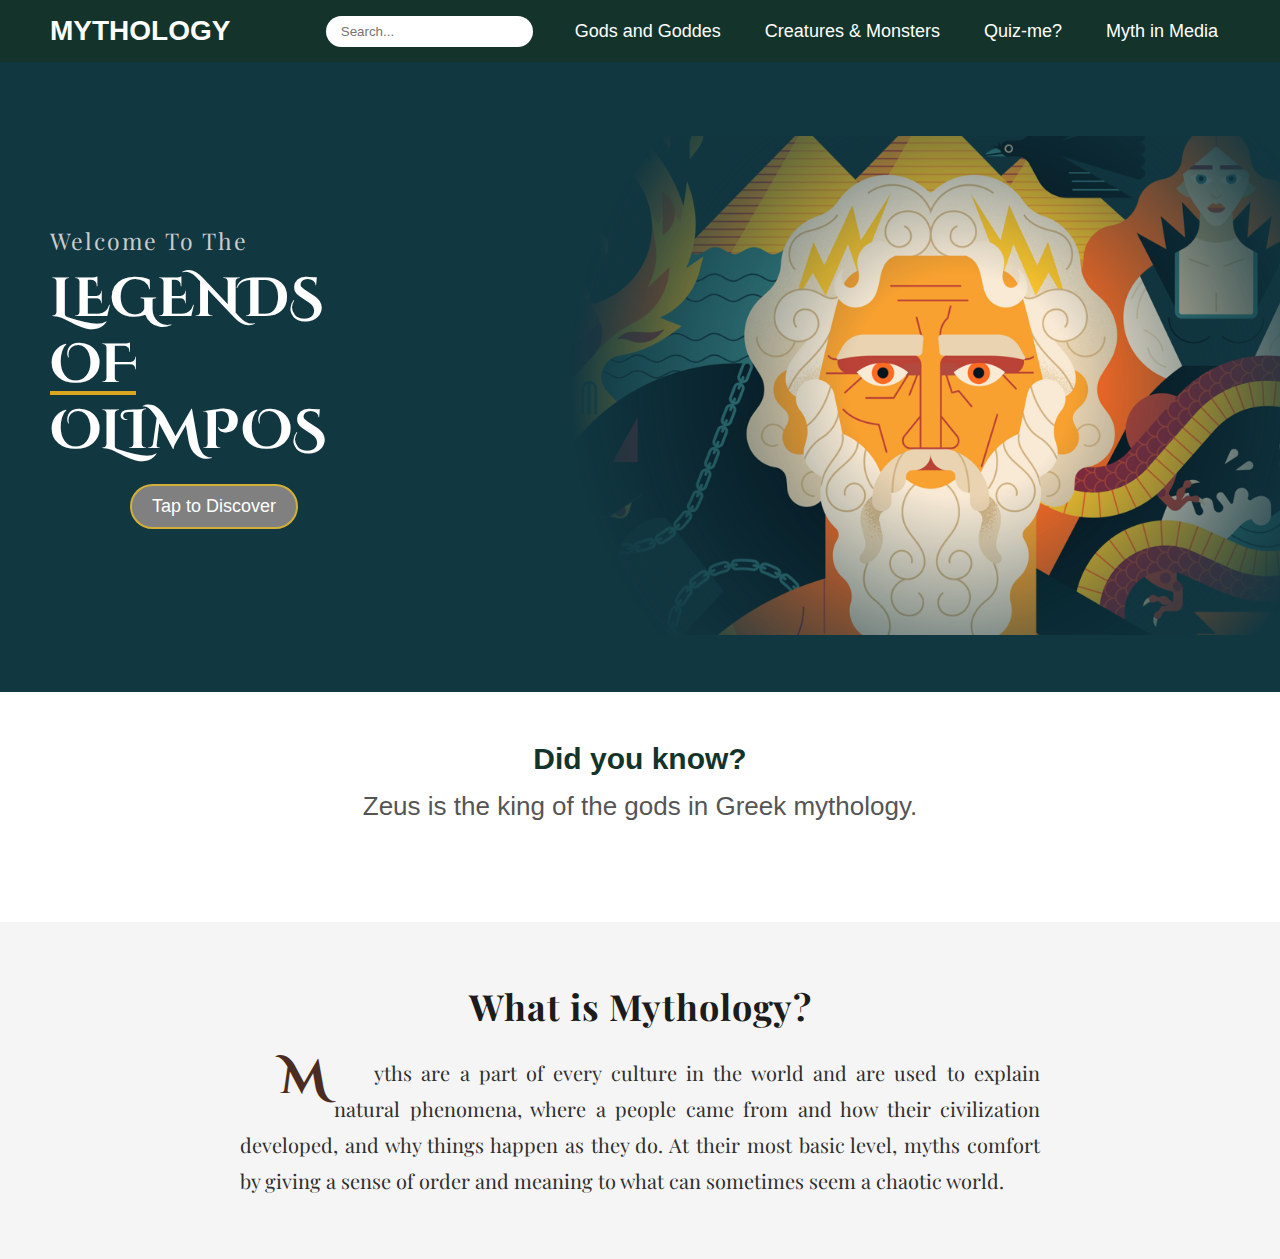
<file: index.html>
<!DOCTYPE html>
<html lang="en">
<head>
    <meta charset="UTF-8">
    <meta name="viewport" content="width=device-width, initial-scale=1.0">
    <title>Legends of Olimpos</title>
    <link href="https://fonts.googleapis.com/css2?family=Cinzel+Decorative:wght@700&family=Playfair+Display:ital@1&display=swap" rel="stylesheet">
    <link rel="stylesheet" href="style.css">
</head>
<body>

<header class="navbar">
    <div class="logo">
        <a href="#">MYTHOLOGY</a>
    </div>
    <div class="search-and-menu">
        <input type="text" placeholder="Search...">
        <ul class="menu">
            <li class="menu-item"><a href="#">Gods and Goddes</a>
                <ul class="submenu">
                    <li><a href="zeus.html">Greek gods?</a></li>
                </ul>
            </li>
            <li class="menu-item"><a href="#">Creatures & Monsters</a>
                <ul class="submenu">
                    <li><a href="medusa.html">Medusa</a></li>
                    <li><a href="minotaur.html">Minotaur</a></li>
                    <li><a href="cassandra.html">Cassandra</a></li>
                </ul>
            </li>
            <li class="menu-item"><a href="#">Quiz-me?</a>
                <ul class="submenu">
                    <li><a href="Quizme.html">Quizme</a></li>
                </ul>
            </li>
            <li class="menu-item"><a href="#">Myth in Media</a>
                <ul class="submenu">
                    <li><a href="myth-films.html">Films</a></li>
                    <li><a href="myth-games.html">Games</a></li>
                </ul>
            </li>
        </ul>
    </div>
</header>

<section class="hero">
    <div class="hero-text">
        <p class="subtitle">Welcome To The</p>
        <h1>LEGENDS <span class="underline">OF</span> OLIMPOS</h1>
        <div class="buttons">
            <button onclick="changeText()">Tap to Discover</button>
        </div>
    </div>
    <div class="hero-image">
        <img src="mythopedia.jpg" alt="Mythology">
    </div>
</section>

<section id="did-you-know">
    <h4>Did you know?</h4>
    <p id="fact">Loading...</p>
</section>

<!-- 🌟 EKLENEN BÖLÜM: What is Mythology? -->
<section class="mythology-info">
    <h2>What is Mythology?</h2>
    <p class="styled-paragraph">
        Myths are a part of every culture in the world and are used to explain natural phenomena, where a people came from and how their civilization developed, and why things happen as they do. At their most basic level, myths comfort by giving a sense of order and meaning to what can sometimes seem a chaotic world.
    </p>
</section>


<script src="script.js"></script>
</body>
</html>
</file>
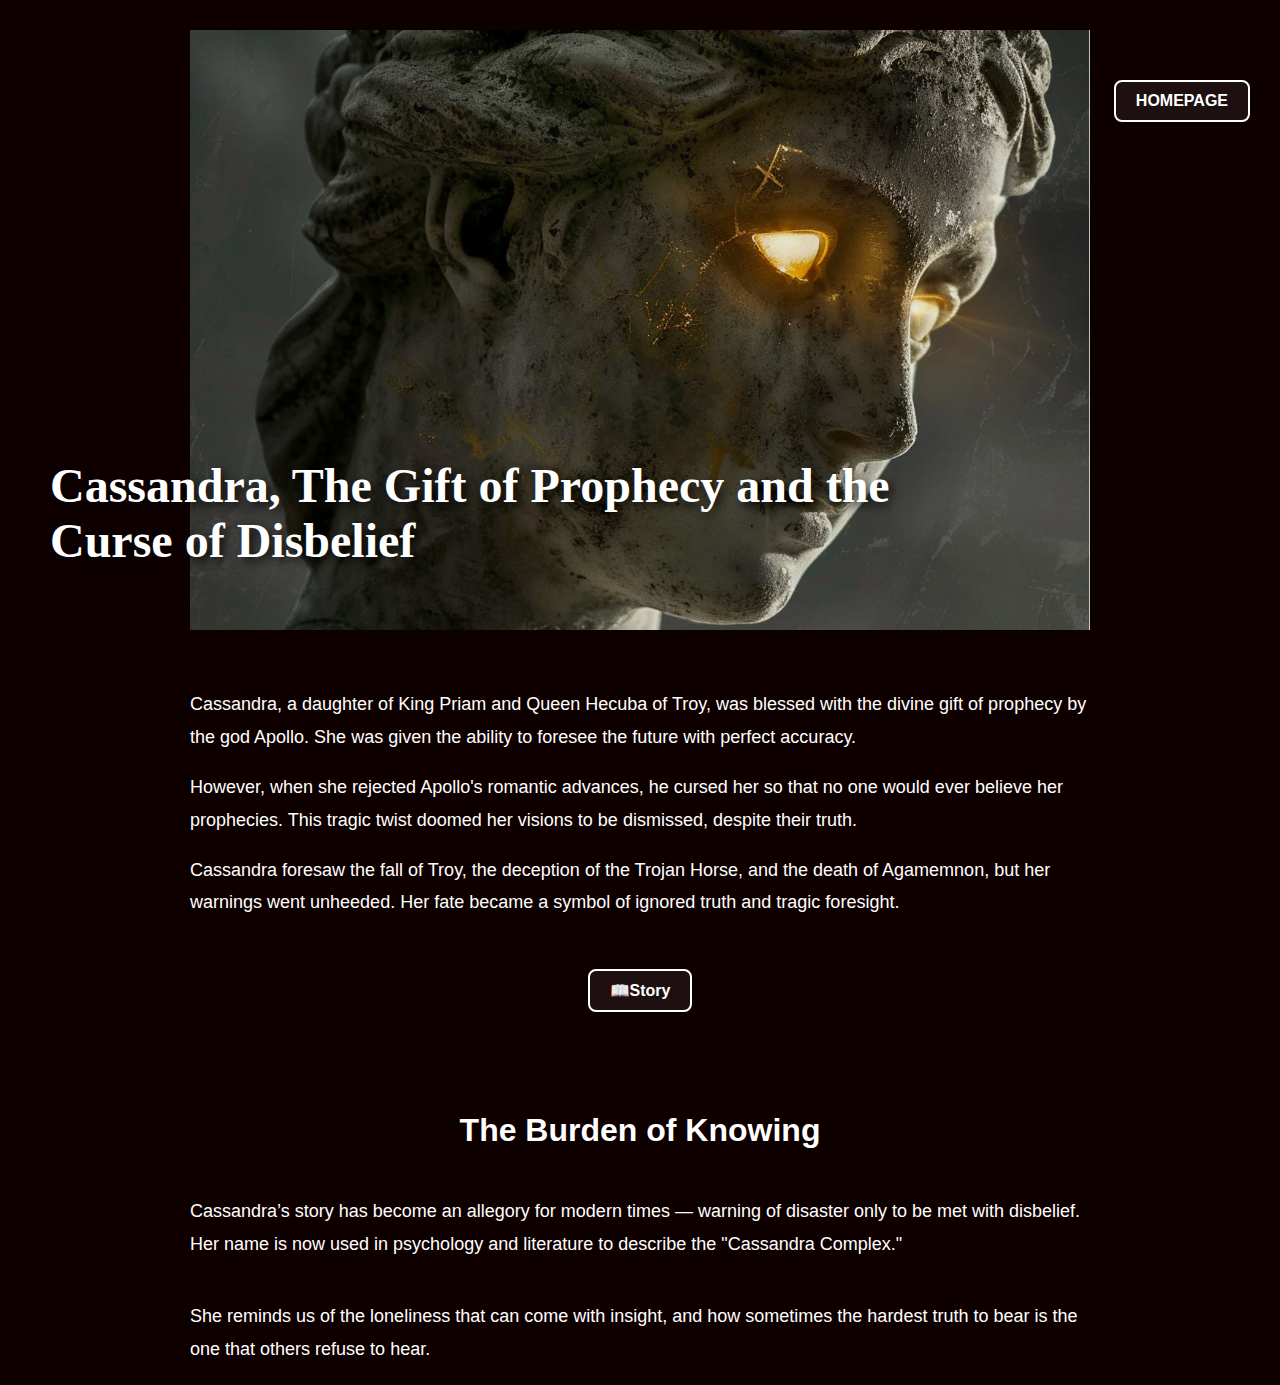
<file: cassandra.html>
<!DOCTYPE html>
<html lang="en">
<head>
  <meta charset="UTF-8">
  <meta name="viewport" content="width=device-width, initial-scale=1.0">
  <title>Cassandra</title>
  <style>
    body {
      margin: 0;
      font-family: 'Segoe UI', Tahoma, Geneva, Verdana, sans-serif;
      background-color: #0f0000;
      color: white;
    }

    .hero-container {
      position: relative;
      text-align: left;
    }

    .hero-image {
      width: 100%;
      max-width: 900px;
      margin: 30px auto 0 auto;
      height: auto;
      display: block;
      opacity: 0.9;
    }

    .hero-title {
      position: absolute;
      bottom: 30px;
      left: 50px;
      color: white;
      font-size: 48px;
      font-weight: bold;
      font-family: 'Georgia', serif;
      text-shadow: 4px 4px 10px rgba(0, 0, 0, 0.8);
      max-width: 70%;
    }

    .cassandra-content {
      padding: 40px 60px;
      font-size: 18px;
      line-height: 1.8;
      max-width: 900px;
      margin: auto;
    }

    button {
      margin-top: 30px;
      padding: 10px 20px;
      font-size: 16px;
      font-weight: bold;
      background-color: #ffffff10;
      color: white;
      border: 2px solid white;
      border-radius: 8px;
      cursor: pointer;
      transition: 0.3s;
    }

    button:hover {
      background-color: white;
      color: #0f0000;
    }

    .video-section {
      text-align: center;
      margin-top: 20px;
    }

    .extra-section {
      margin-top: 60px;
    }

    .extra-section img {
      width: 100%;
      height: auto;
      display: block;
    }

    .extra-section h2 {
      text-align: center;
      margin-top: 30px;
      font-size: 32px;
    }

    .extra-section p {
      padding: 20px 60px;
      font-size: 18px;
      line-height: 1.8;
      max-width: 900px;
      margin: auto;
    }

    .homepage-button {
      position: absolute;
      top: 20px;
      right: 30px;
    }
  </style>
</head>
<body class="cassandra-page">

  <div class="hero-container">
    <img src="cass.jpg" alt="Cassandra Image" class="hero-image">
    <h1 class="hero-title">Cassandra, The Gift of Prophecy and the Curse of Disbelief</h1>
    <div class="homepage-button">
      <a href="index.html"><button>HOMEPAGE</button></a>
    </div>
  </div>

  <div class="cassandra-content">
    <p>Cassandra, a daughter of King Priam and Queen Hecuba of Troy, was blessed with the divine gift of prophecy by the god Apollo. She was given the ability to foresee the future with perfect accuracy.</p>

    <p>However, when she rejected Apollo's romantic advances, he cursed her so that no one would ever believe her prophecies. This tragic twist doomed her visions to be dismissed, despite their truth.</p>

    <p>Cassandra foresaw the fall of Troy, the deception of the Trojan Horse, and the death of Agamemnon, but her warnings went unheeded. Her fate became a symbol of ignored truth and tragic foresight.</p>

    <div class="video-section">
      <a href="https://youtu.be/JZnfK_2fLf0?si=HhDl75JFjUEXOVYT" target="_blank">
        <button>📖Story</button>
      </a>
    </div>
  </div>

  <div class="extra-section">
    <h2>The Burden of Knowing</h2>
    <p>Cassandra’s story has become an allegory for modern times — warning of disaster only to be met with disbelief. Her name is now used in psychology and literature to describe the "Cassandra Complex."</p>

    <p>She reminds us of the loneliness that can come with insight, and how sometimes the hardest truth to bear is the one that others refuse to hear.</p>
  </div>

</body>
</html>
</file>
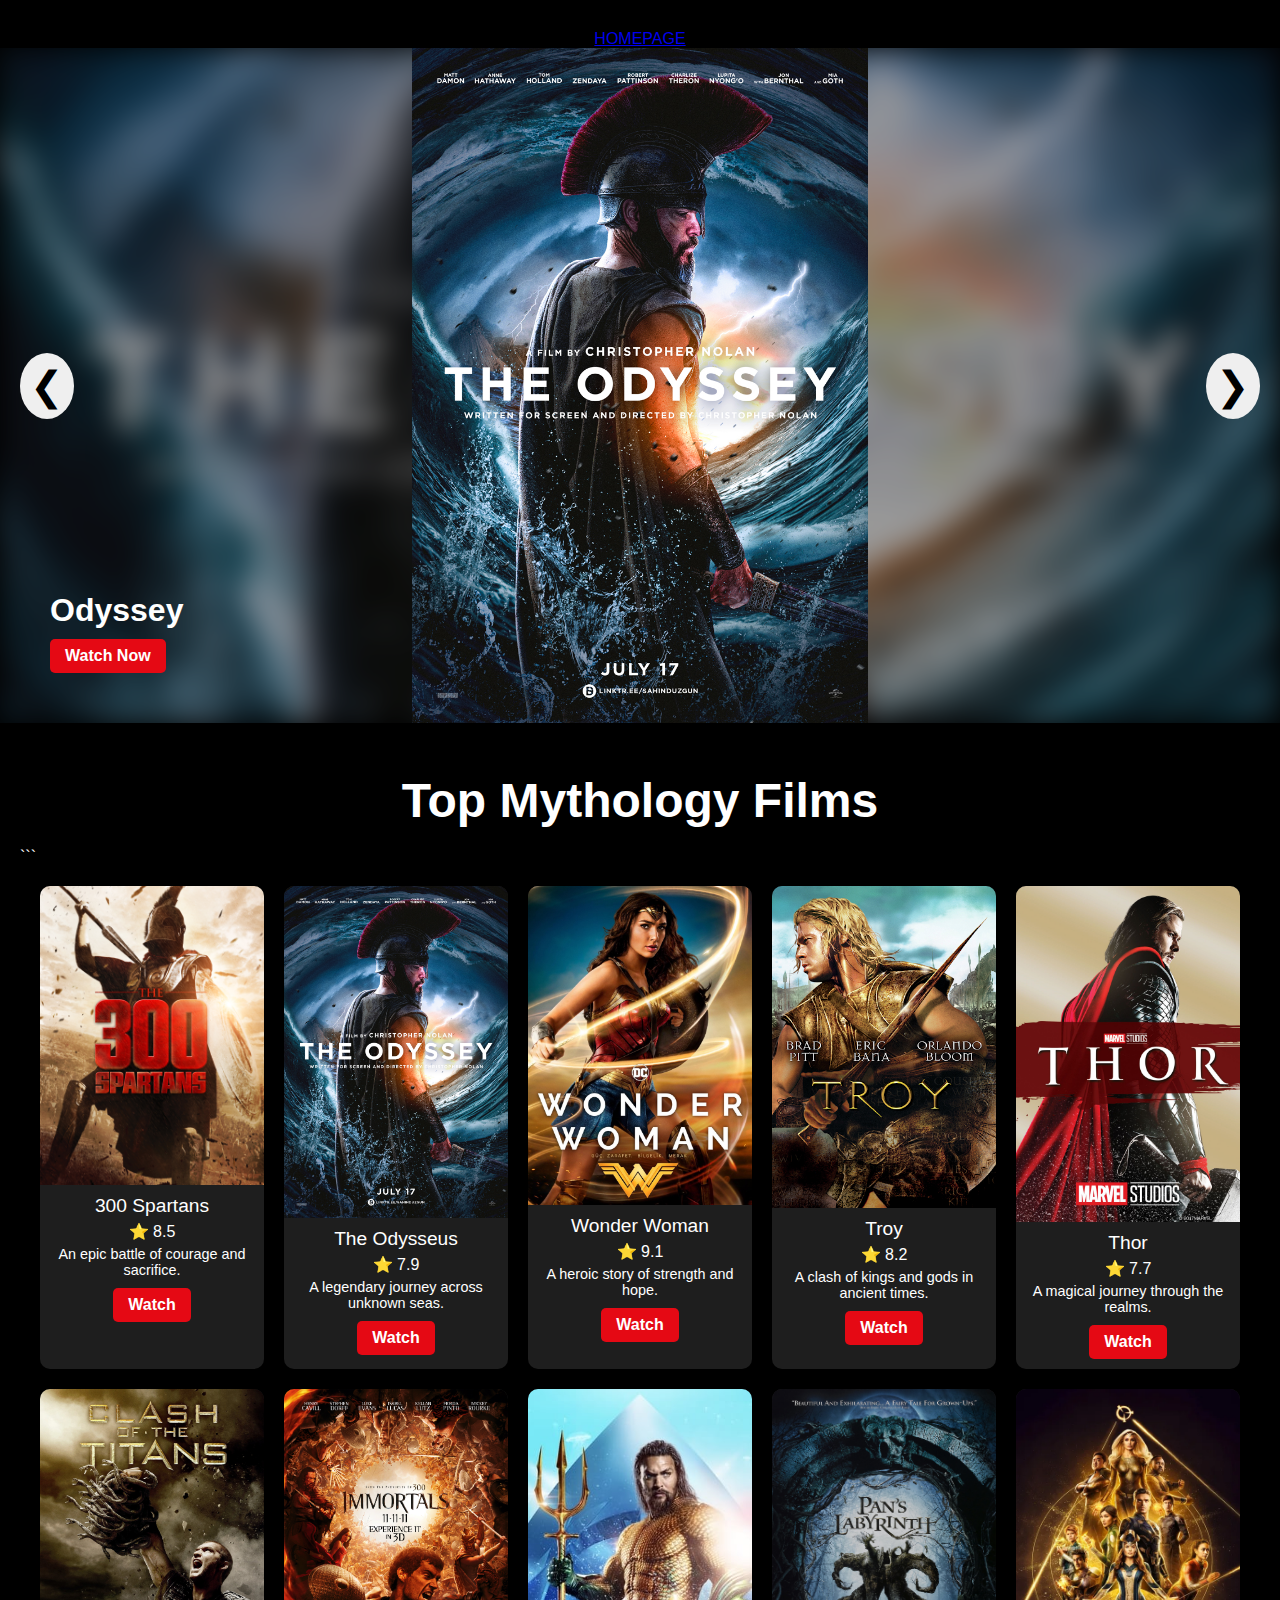
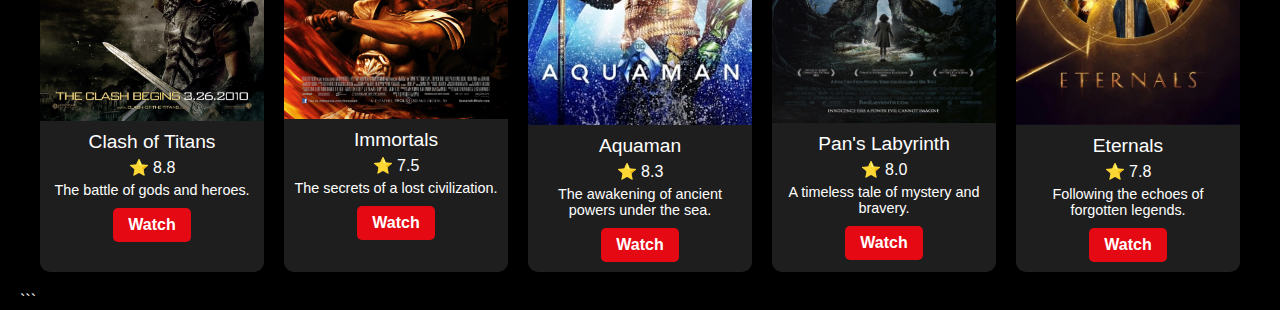
<file: myth-films.html>
<!DOCTYPE html>

<html lang="en">
<head>
  <meta charset="UTF-8">
  <meta name="viewport" content="width=device-width, initial-scale=1.0">
  <title>Films</title>
  <link rel="stylesheet" href="style.css">
  <link href="https://fonts.googleapis.com/css2?family=Cinzel+Decorative:wght@400;700&display=swap" rel="stylesheet">

</head>

<body>

  <!-- Ana Sayfaya Dönme Butonu -->

  <div style="margin-top: 30px; text-align: center;">
    <a href="index.html" class="back-home-btn">HOMEPAGE</a>
  </div>

  <script src="script.js"></script>

</body>
</html>

</head>
<body class="films-page">

  <!-- Film Slider -->

  <div class="slider">
    <div class="slides">
      <div class="slide active">
        <div class="background-blur" style="background-image: url('odd.jpg');"></div>
        <img src="odd.jpg" alt="Film 1">
        <div class="slide-content">
          <h2>Odyssey</h2>
          <a href="https://youtu.be/i3j6l8zQSks?si=sfLcSQAs2nXswrUX" class="watch-btn">Watch Now</a>
        </div>
      </div>
      <div class="slide">
        <div class="background-blur" style="background-image: url('troy.png');"></div>
        <img src="troy.png" alt="Film 2">
        <div class="slide-content">
          <h2>Troy</h2>
          <a href="https://www.filmmodu.nl/troy-hd-altyazili-film-izle" class="watch-btn">Watch Now</a>
        </div>
      </div>
      <div class="slide">
        <div class="background-blur" style="background-image: url('300.jpg');"></div>
        <img src="300.jpg" alt="Film 3">
        <div class="slide-content">
          <h2>300 Spartans</h2>
          <a href="https://www.fullhdfilmizlesene.de/film/300-spartali-fh1/" class="watch-btn">Watch Now</a>
        </div>
      </div>
    </div>
    <button class="prev">&#10094;</button>
    <button class="next">&#10095;</button>
  </div>

  <section class="film-card-section">
    <h2 class="films-title">Top Mythology Films</h2>

```
<div class="film-card-grid">
  <!-- 10 film card -->
  <div class="film-card">
    <img src="300.jpg" alt="300 Spartans">
    <div class="film-card-content">
      <div class="film-card-title">300 Spartans</div>
      <div class="film-card-rating">⭐ 8.5</div>
      <div class="film-card-description">An epic battle of courage and sacrifice.</div>
      <a href="https://www.fullhdfilmizlesene.de/film/300-spartali-fh1/" class="watch-btn">Watch</a>
    </div>
  </div>

  <div class="film-card">
    <img src="odd.jpg" alt="The Odysseus">
    <div class="film-card-content">
      <div class="film-card-title">The Odysseus</div>
      <div class="film-card-rating">⭐ 7.9</div>
      <div class="film-card-description">A legendary journey across unknown seas.</div>
      <a href="https://www.imdb.com/title/tt33764258/" class="watch-btn">Watch</a>
    </div>
  </div>

  <div class="film-card">
    <img src="woman.jpg" alt="Wonder Woman">
    <div class="film-card-content">
      <div class="film-card-title">Wonder Woman</div>
      <div class="film-card-rating">⭐ 9.1</div>
      <div class="film-card-description">A heroic story of strength and hope.</div>
      <a href="https://www.filmmodu.nl/wonder-woman-1984-full-hd-altyazili-film-izle" class="watch-btn">Watch</a>
    </div>
  </div>

  <div class="film-card">
    <img src="troy.png" alt="Troy">
    <div class="film-card-content">
      <div class="film-card-title">Troy</div>
      <div class="film-card-rating">⭐ 8.2</div>
      <div class="film-card-description">A clash of kings and gods in ancient times.</div>
      <a href="https://www.filmmodu.nl/troy-hd-altyazili-film-izle" class="watch-btn">Watch</a>
    </div>
  </div>

  <div class="film-card">
    <img src="thor.jpg" alt="Thor">
    <div class="film-card-content">
      <div class="film-card-title">Thor</div>
      <div class="film-card-rating">⭐ 7.7</div>
      <div class="film-card-description">A magical journey through the realms.</div>
      <a href="https://www.filmmodu.nl/tor-altyazili-film-izle" class="watch-btn">Watch</a>
    </div>
  </div>

  <div class="film-card">
    <img src="bak.jpg" alt="Clash of Titans">
    <div class="film-card-content">
      <div class="film-card-title">Clash of Titans</div>
      <div class="film-card-rating">⭐ 8.8</div>
      <div class="film-card-description">The battle of gods and heroes.</div>
      <a href="https://www.fullhdfilmizlesene.de/film/titanlarin-savasi-fh2/" class="watch-btn">Watch</a>
    </div>
  </div>

  <div class="film-card">
    <img src="immor.jpg" alt="Immortals">
    <div class="film-card-content">
      <div class="film-card-title">Immortals</div>
      <div class="film-card-rating">⭐ 7.5</div>
      <div class="film-card-description">The secrets of a lost civilization.</div>
      <a href="https://www.hdfilmcehennemi.nl/hd-olumsuzler-izle-7/" class="watch-btn">Watch</a>
    </div>
  </div>

  <div class="film-card">
    <img src="aquaman.jpg" alt="Aquaman">
    <div class="film-card-content">
      <div class="film-card-title">Aquaman</div>
      <div class="film-card-rating">⭐ 8.3</div>
      <div class="film-card-description">The awakening of ancient powers under the sea.</div>
      <a href="https://www.hdfilmcehennemi.city/film/aquaman-2018-izle/" class="watch-btn">Watch</a>
    </div>
  </div>

  <div class="film-card">
    <img src="pan.jpg" alt="Pan's Labyrinth">
    <div class="film-card-content">
      <div class="film-card-title">Pan's Labyrinth</div>
      <div class="film-card-rating">⭐ 8.0</div>
      <div class="film-card-description">A timeless tale of mystery and bravery.</div>
      <a href="https://www.hdfilmcehennemi.nl/hdf-panin-labirenti-hd-film-izle-hdf-7/" class="watch-btn">Watch</a>
    </div>
  </div>

  <div class="film-card">
    <img src="et.jpg" alt="Eternals">
    <div class="film-card-content">
      <div class="film-card-title">Eternals</div>
      <div class="film-card-rating">⭐ 7.8</div>
      <div class="film-card-description">Following the echoes of forgotten legends.</div>
      <a href="https://www.fullhdfilmizlesene.de/film/eternals-fh2/" class="watch-btn">Watch</a>
    </div>
  </div>

</div>
```

  </section>
</file>
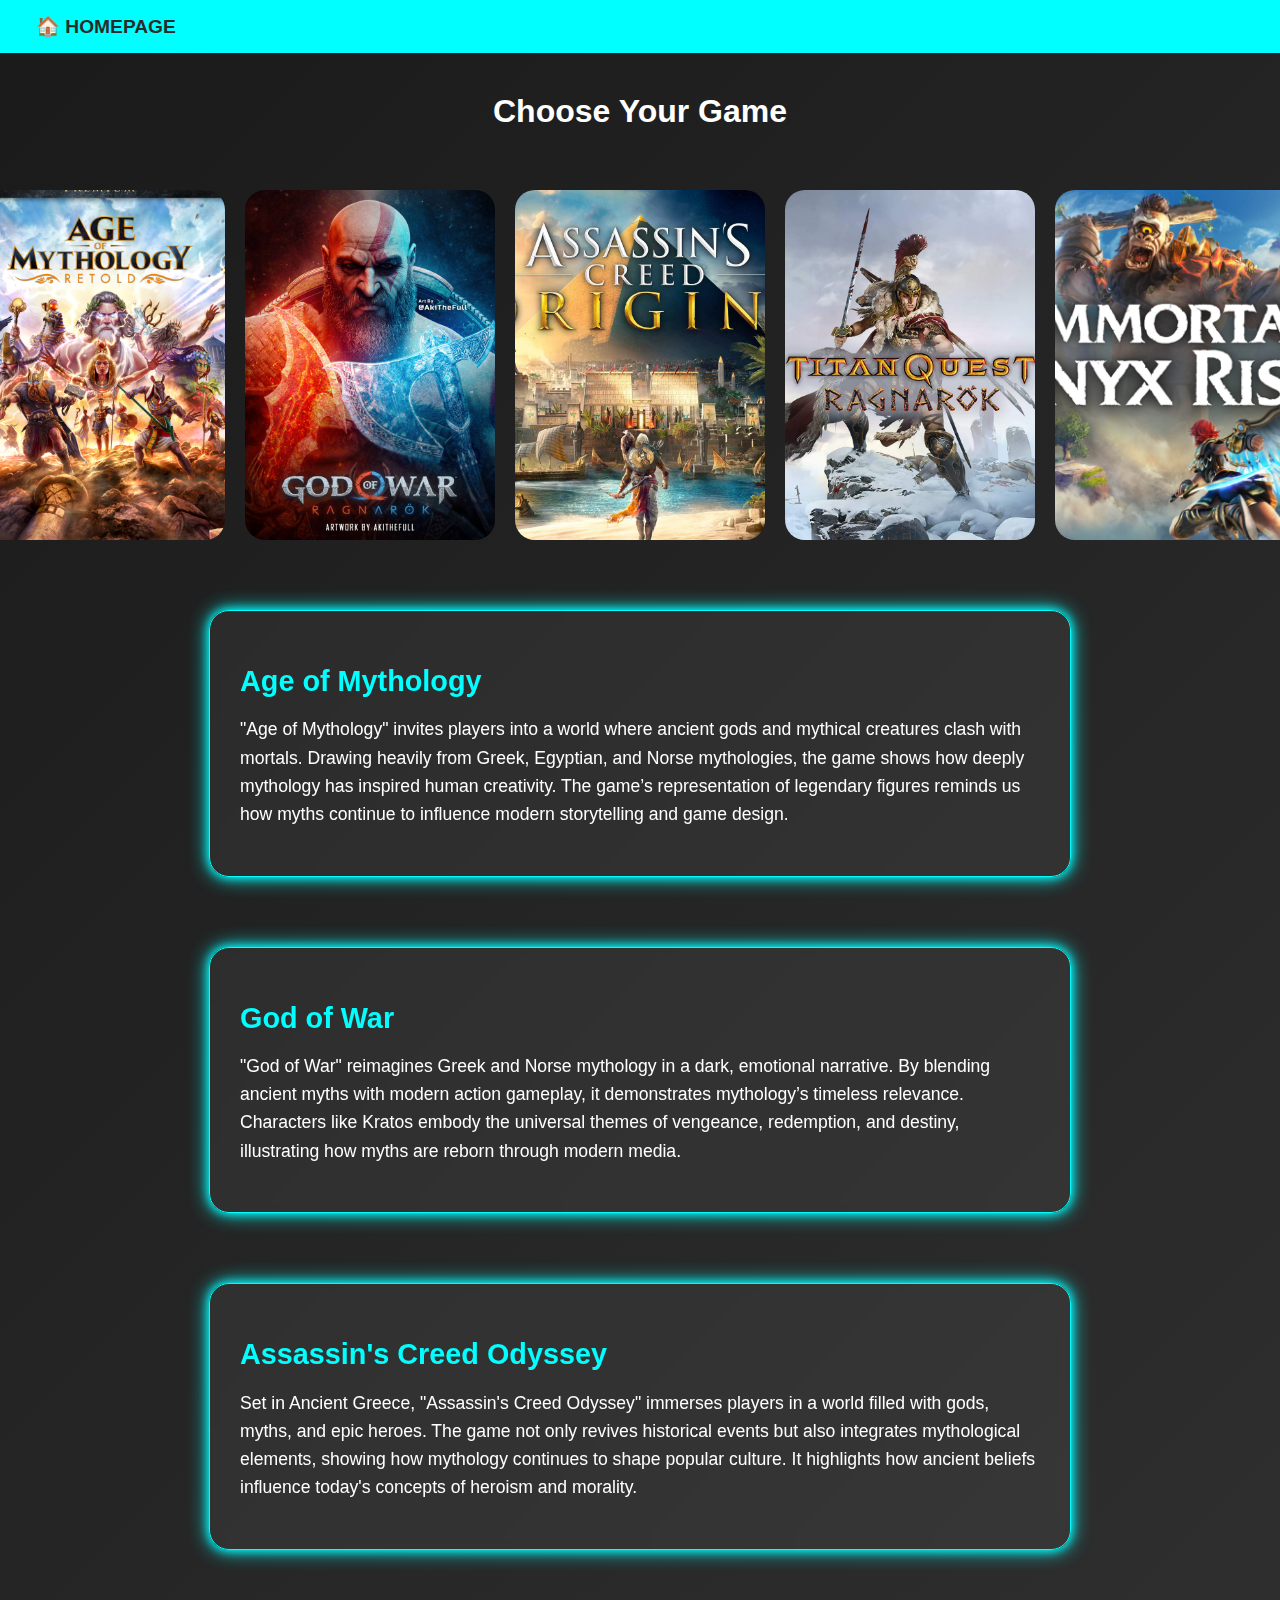
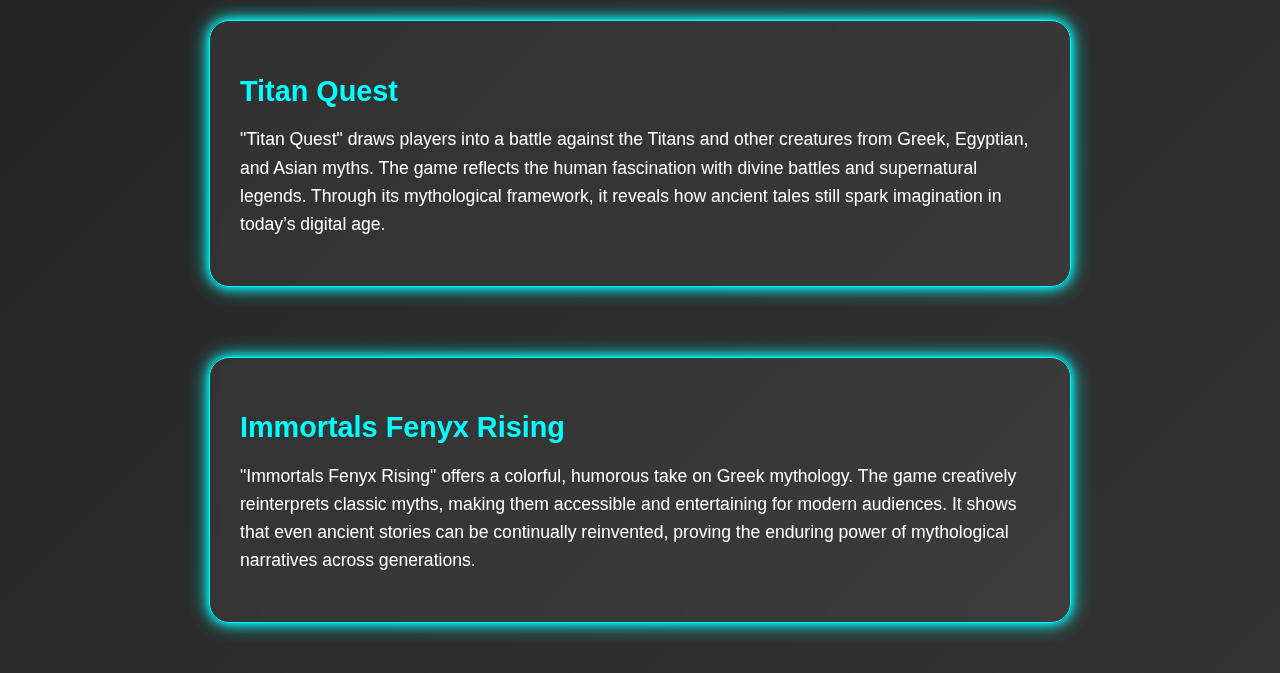
<file: myth-games.html>
<!DOCTYPE html>
<html lang="en">
<head>
  <meta charset="UTF-8">
  <meta name="viewport" content="width=device-width, initial-scale=1.0">
  <title>Game Gallery</title>
  <style>
    body {
      margin: 0;
      padding: 0;
      background: linear-gradient(135deg, #1a1a1a, #333333);
      font-family: 'Arial', sans-serif;
      overflow-x: hidden;
    }

    .top-bar {
      width: 100%;
      padding: 15px 20px;
      background: #00ffff;
      text-align: left;
    }

    .top-bar a {
      color: #2B2B2B;
      text-shadow: #de1f9e;
      font-weight: bold;
      text-decoration: none;
      font-size: 1.2rem;
      text-transform: uppercase;
      transition: color 0.3s, background-color 0.3s;
      padding: 8px 16px;
      border-radius: 8px;
    }

    .top-bar a:hover {
      color: #ffffff;
      background-color: #008b8b;
    }

    h1 {
      color: white;
      text-align: center;
      margin: 40px 0;
    }

    .carousel {
      display: flex;
      overflow-x: auto;
      gap: 20px;
      padding: 20px;
      scroll-behavior: smooth;
      justify-content: center;
    }

    .card {
      flex: 0 0 auto;
      width: 250px;
      height: 350px;
      border-radius: 20px;
      background-size: cover;
      background-position: center;
      transition: transform 0.3s, box-shadow 0.3s;
      cursor: pointer;
    }

    .card:hover {
      transform: scale(1.1);
      box-shadow: 0 10px 20px rgba(0,0,0,0.5);
    }

    .carousel::-webkit-scrollbar {
      display: none;
    }

    .info-section {
      display: flex;
      flex-direction: column;
      align-items: center;
      gap: 70px;
      padding: 50px 20px;
    }

    .info-card {
      background: rgba(255, 255, 255, 0.05);
      backdrop-filter: blur(5px);
      padding: 30px;
      border-radius: 20px;
      max-width: 800px;
      width: 90%;
      color: white;
      box-shadow: 0 0 10px #00ffff, 0 0 20px #00ffff;
      border: 1px solid #00ffff;
      transition: transform 0.3s, box-shadow 0.3s;
    }

    .info-card:hover {
      transform: translateY(-5px);
      box-shadow: 0 0 20px #00ffff, 0 0 40px #00ffff;
    }

    .info-card h2 {
      margin-bottom: 15px;
      color: #00ffff;
      font-size: 1.8rem;
    }

    .info-card p {
      line-height: 1.6;
      font-size: 1.1rem;
    }
  </style>
</head>

<body>

  <div class="top-bar">
    <a href="index.html">🏠 Homepage</a>
  </div>

  <h1>Choose Your Game</h1>

  <div class="carousel">
    <div class="card" style="background-image: url('ageof.jpg');"></div>
    <div class="card" style="background-image: url('god.jpg');"></div>
    <div class="card" style="background-image: url('origin.jpg');"></div>
    <div class="card" style="background-image: url('bilmiyom.jpg');"></div>
    <div class="card" style="background-image: url('rising.jpg');"></div>
  </div>

  <div class="info-section">
    
    <div class="info-card">
      <h2>Age of Mythology</h2>
      <p>
        "Age of Mythology" invites players into a world where ancient gods and mythical creatures clash with mortals.
        Drawing heavily from Greek, Egyptian, and Norse mythologies, the game shows how deeply mythology has inspired human creativity.
        The game’s representation of legendary figures reminds us how myths continue to influence modern storytelling and game design.
      </p>
    </div>

    <div class="info-card">
      <h2>God of War</h2>
      <p>
        "God of War" reimagines Greek and Norse mythology in a dark, emotional narrative.
        By blending ancient myths with modern action gameplay, it demonstrates mythology’s timeless relevance.
        Characters like Kratos embody the universal themes of vengeance, redemption, and destiny, illustrating how myths are reborn through modern media.
      </p>
    </div>

    <div class="info-card">
      <h2>Assassin's Creed Odyssey</h2>
      <p>
        Set in Ancient Greece, "Assassin's Creed Odyssey" immerses players in a world filled with gods, myths, and epic heroes.
        The game not only revives historical events but also integrates mythological elements, showing how mythology continues to shape popular culture.
        It highlights how ancient beliefs influence today's concepts of heroism and morality.
      </p>
    </div>

    <div class="info-card">
      <h2>Titan Quest</h2>
      <p>
        "Titan Quest" draws players into a battle against the Titans and other creatures from Greek, Egyptian, and Asian myths.
        The game reflects the human fascination with divine battles and supernatural legends.
        Through its mythological framework, it reveals how ancient tales still spark imagination in today’s digital age.
      </p>
    </div>

    <div class="info-card">
      <h2>Immortals Fenyx Rising</h2>
      <p>
        "Immortals Fenyx Rising" offers a colorful, humorous take on Greek mythology.
        The game creatively reinterprets classic myths, making them accessible and entertaining for modern audiences.
        It shows that even ancient stories can be continually reinvented, proving the enduring power of mythological narratives across generations.
      </p>
    </div>

  </div>

</body>
</html>
</file>
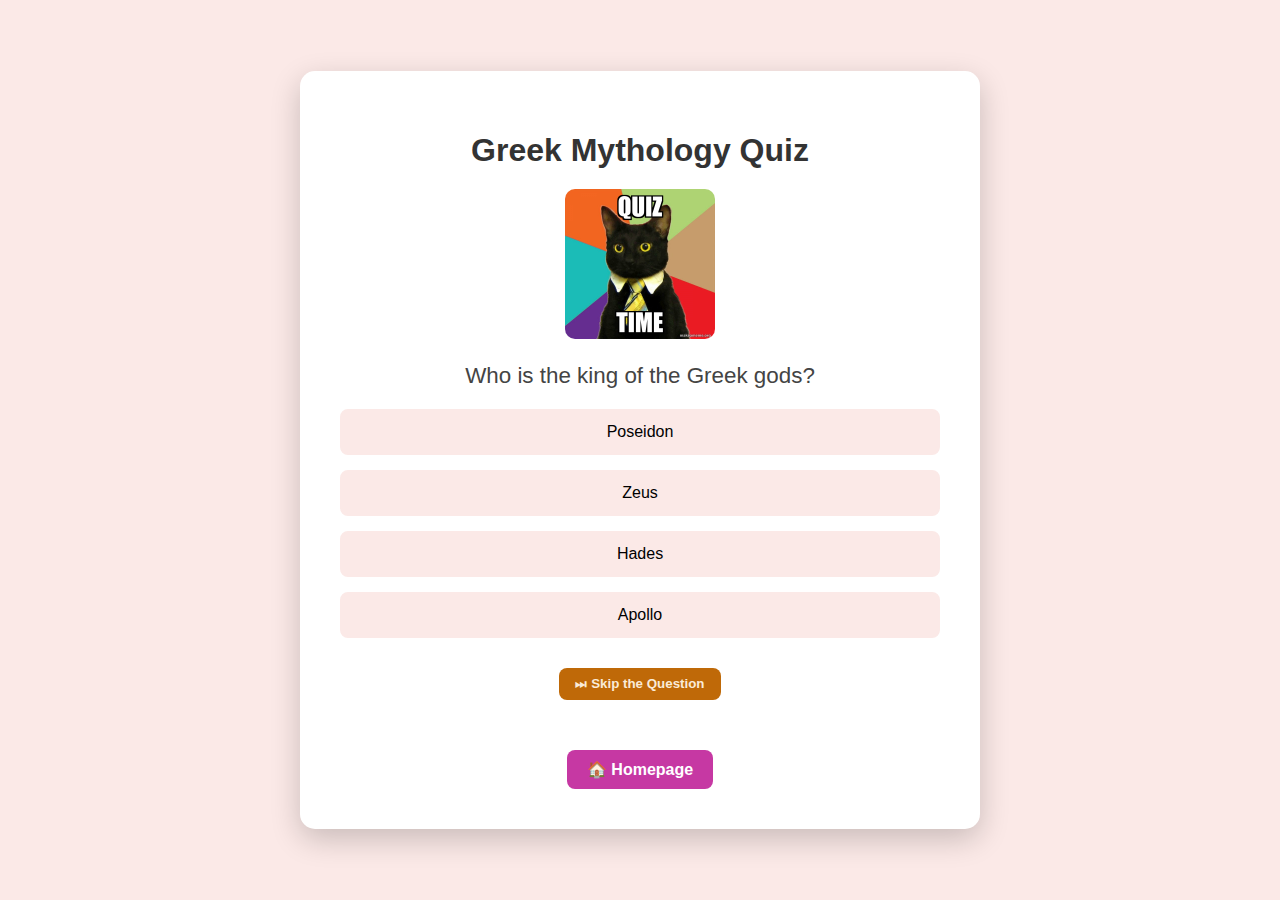
<file: Quizme.html>
<!DOCTYPE html>
<html lang="en">
<head>
  <meta charset="UTF-8">
  <meta name="viewport" content="width=device-width, initial-scale=1.0">
  <title>Greek Mythology Quiz</title>
  <style>
    body {
      margin: 0;
      padding: 0;
      background-color: #fbe9e7;
      font-family: 'Arial', sans-serif;
      display: flex;
      justify-content: center;
      align-items: center;
      min-height: 100vh;
    }

    .quiz-container {
      background: white;
      padding: 40px;
      border-radius: 15px;
      box-shadow: 0 10px 30px rgba(0, 0, 0, 0.2);
      max-width: 600px;
      width: 90%;
      text-align: center;
      position: relative;
    }

    h1 {
      margin-bottom: 20px;
      color: #333;
      font-size: 2rem;
    }

    .quiz-image {
      width: 150px;
      height: auto;
      border-radius: 10px;
      margin-bottom: 20px;
      object-fit: contain;
    }

    .question {
      font-size: 1.4rem;
      margin-bottom: 20px;
      color: #444;
    }

    .options {
      display: flex;
      flex-direction: column;
      gap: 15px;
      margin-bottom: 20px;
    }

    .option-button {
      background-color: #fbe9e7;
      border: 2px solid #fbe9e7;
      padding: 12px 20px;
      font-size: 1rem;
      border-radius: 8px;
      cursor: pointer;
      transition: all 0.3s ease;
    }

    .option-button:hover {
      background-color: #ffd5cd;
      border-color: #ffab91;
    }

    .option-button.correct {
      background-color: #a5d6a7;
      border-color: #66bb6a;
      color: white;
    }

    .option-button.wrong {
      background-color: #ef9a9a;
      border-color: #e57373;
      color: white;
    }

    .feedback {
      margin-top: 20px;
      font-size: 1.2rem;
      font-weight: bold;
    }

    .home-button {
      display: inline-block;
      margin-top: 30px;
      padding: 10px 20px;
      background-color: #c638a3;
      color: white;
      text-decoration: none;
      border-radius: 8px;
      font-weight: bold;
      transition: background-color 0.3s;
    }

    .home-button:hover {
      background-color: #c638a3;
    }

    .skip-button {
      margin-top: 10px;
      padding: 8px 16px;
      background-color: #bf6908;
      color: antiquewhite;
      border: none;
      border-radius: 8px;
      font-weight: bold;
      cursor: pointer;
      transition: background-color 0.3s;
    }

    .skip-button:hover {
      background-color: #64b5f6;
    }

  </style>
</head>
<body>

<div class="quiz-container">
  <h1>Greek Mythology Quiz</h1>

  <!-- Komik Resim -->
  <img src="funny.jpg" alt="Funny Greek Meme" class="quiz-image">

  <div class="question" id="question">Loading...</div>
  <div class="options" id="options"></div>
  
  <!-- Skip Button -->
  <button class="skip-button" onclick="skipQuestion()">⏭ Skip the Question</button>

  <div class="feedback" id="feedback"></div>

  <!-- Homepage Butonu -->
  <a href="index.html" class="home-button">🏠 Homepage</a>
</div>

<script>
const quizData = [
  {
    question: "Who is the king of the Greek gods?",
    options: ["Poseidon", "Zeus", "Hades", "Apollo"],
    answer: "Zeus"
  },
  {
    question: "In 'God of War', who is Kratos' father in Norse mythology?",
    options: ["Odin", "Thor", "Zeus", "Baldur"],
    answer: "Zeus"
  },
  {
    question: "In 'Age of Mythology', which civilization worships Ra?",
    options: ["Greek", "Norse", "Egyptian", "Atlantian"],
    answer: "Egyptian"
  },
  {
    question: "Who guided Odysseus during his journey home?",
    options: ["Athena", "Hera", "Aphrodite", "Artemis"],
    answer: "Athena"
  },
  {
    question: "Which hero killed the Minotaur?",
    options: ["Theseus", "Achilles", "Hercules", "Perseus"],
    answer: "Theseus"
  },
  {
    question: "In 'Assassin's Creed Odyssey', who is the main protagonist?",
    options: ["Leonidas", "Kassandra", "Pericles", "Hippocrates"],
    answer: "Kassandra"
  },
  {
    question: "What is the name of the winged horse in Greek mythology?",
    options: ["Pegasus", "Cerberus", "Hydra", "Medusa"],
    answer: "Pegasus"
  },
  {
    question: "In 'Immortals Fenyx Rising', who narrates the story?",
    options: ["Zeus", "Hermes", "Prometheus", "Hades"],
    answer: "Prometheus"
  }
];

let currentQuestion = 0;

function loadQuestion() {
  const questionEl = document.getElementById('question');
  const optionsEl = document.getElementById('options');
  const feedbackEl = document.getElementById('feedback');

  feedbackEl.innerText = '';
  const currentData = quizData[currentQuestion];
  questionEl.innerText = currentData.question;

  optionsEl.innerHTML = '';

  currentData.options.forEach(option => {
    const button = document.createElement('button');
    button.classList.add('option-button');
    button.innerText = option;
    button.onclick = () => checkAnswer(button, option);
    optionsEl.appendChild(button);
  });
}

function checkAnswer(button, selectedOption) {
  const feedbackEl = document.getElementById('feedback');
  const buttons = document.querySelectorAll('.option-button');
  const correctAnswer = quizData[currentQuestion].answer;

  buttons.forEach(btn => btn.disabled = true);

  if (selectedOption === correctAnswer) {
    button.classList.add('correct');
    feedbackEl.innerText = 'Correct! ✅';
    feedbackEl.style.color = '#66bb6a';
  } else {
    button.classList.add('wrong');
    feedbackEl.innerText = 'Wrong! ❌';
    feedbackEl.style.color = '#e57373';
  }

  setTimeout(() => {
    nextQuestion();
  }, 1500);
}

function skipQuestion() {
  nextQuestion();
}

function nextQuestion() {
  currentQuestion++;
  if (currentQuestion < quizData.length) {
    loadQuestion();
  } else {
    document.getElementById('question').innerText = 'Quiz Finished!';
    document.getElementById('options').innerHTML = '';
    document.getElementById('feedback').innerText = '';
  }
}

loadQuestion();
</script>

</body>
</html>
</file>
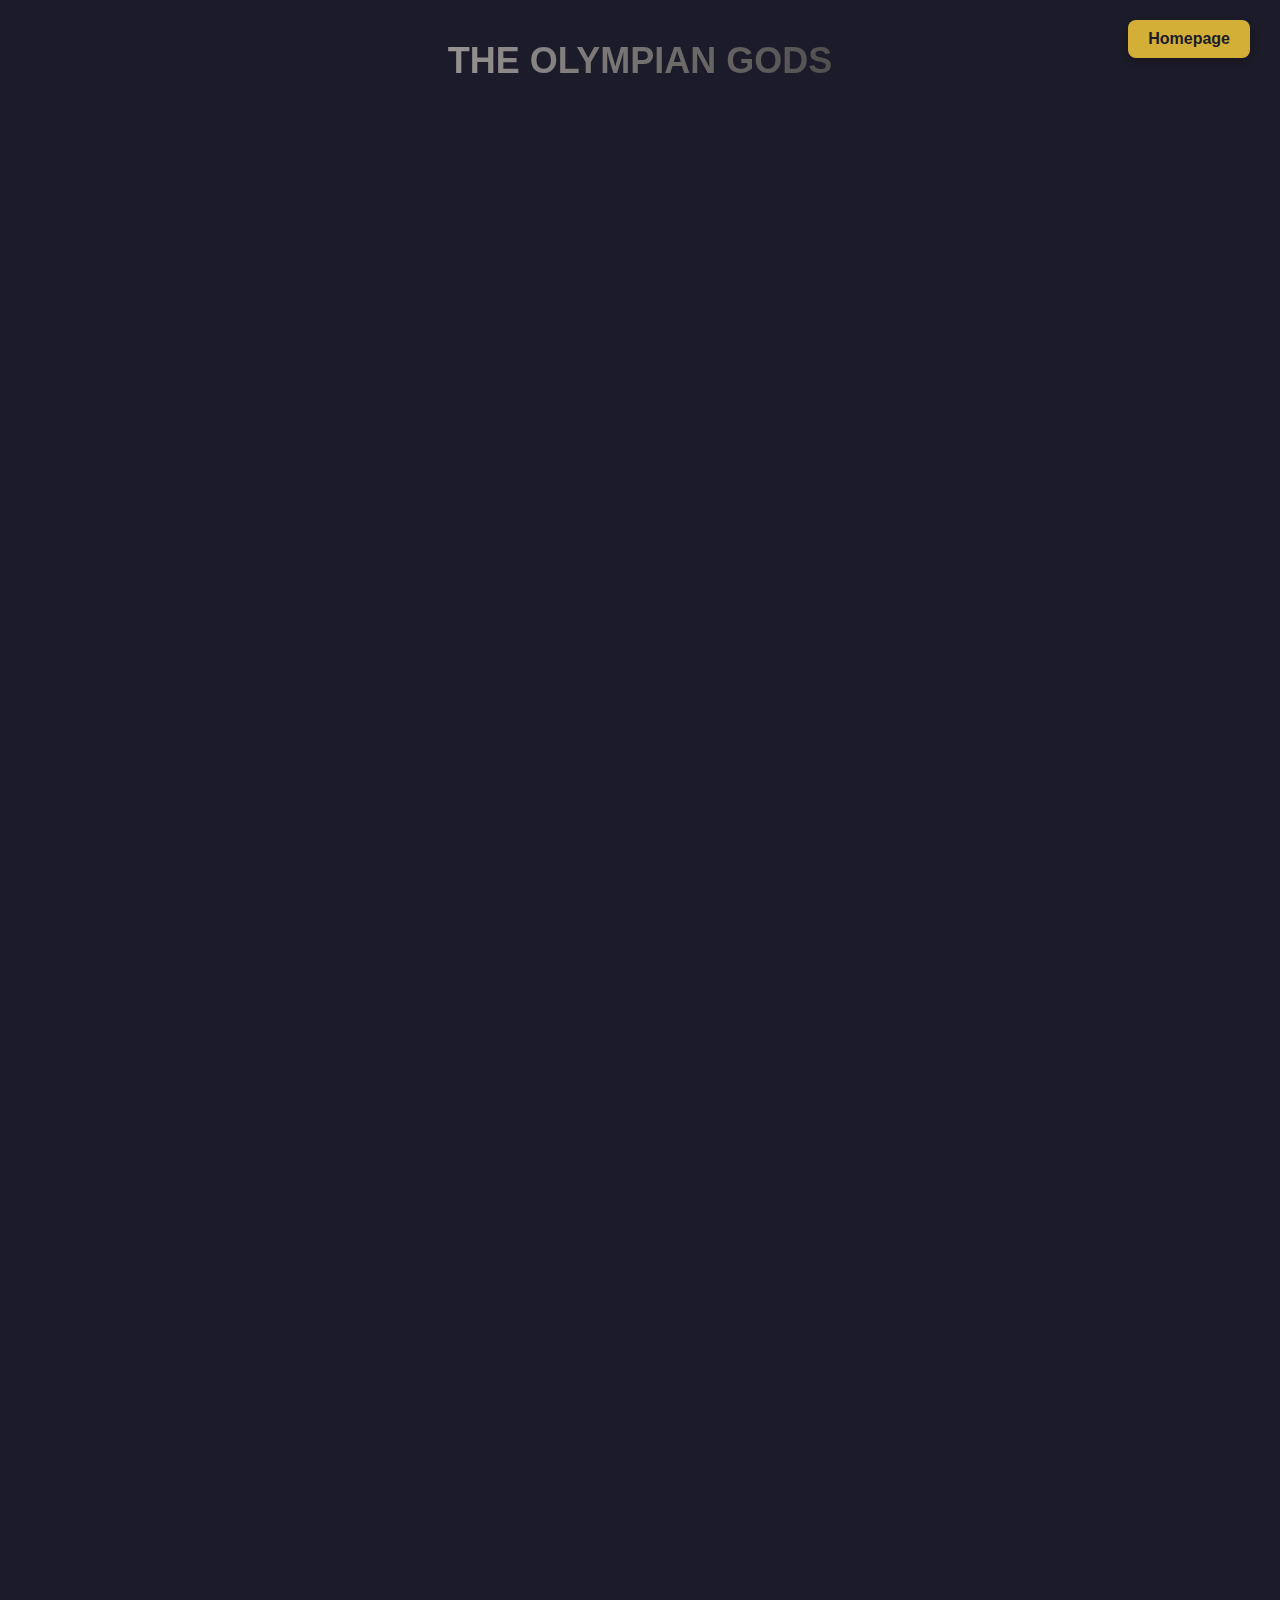
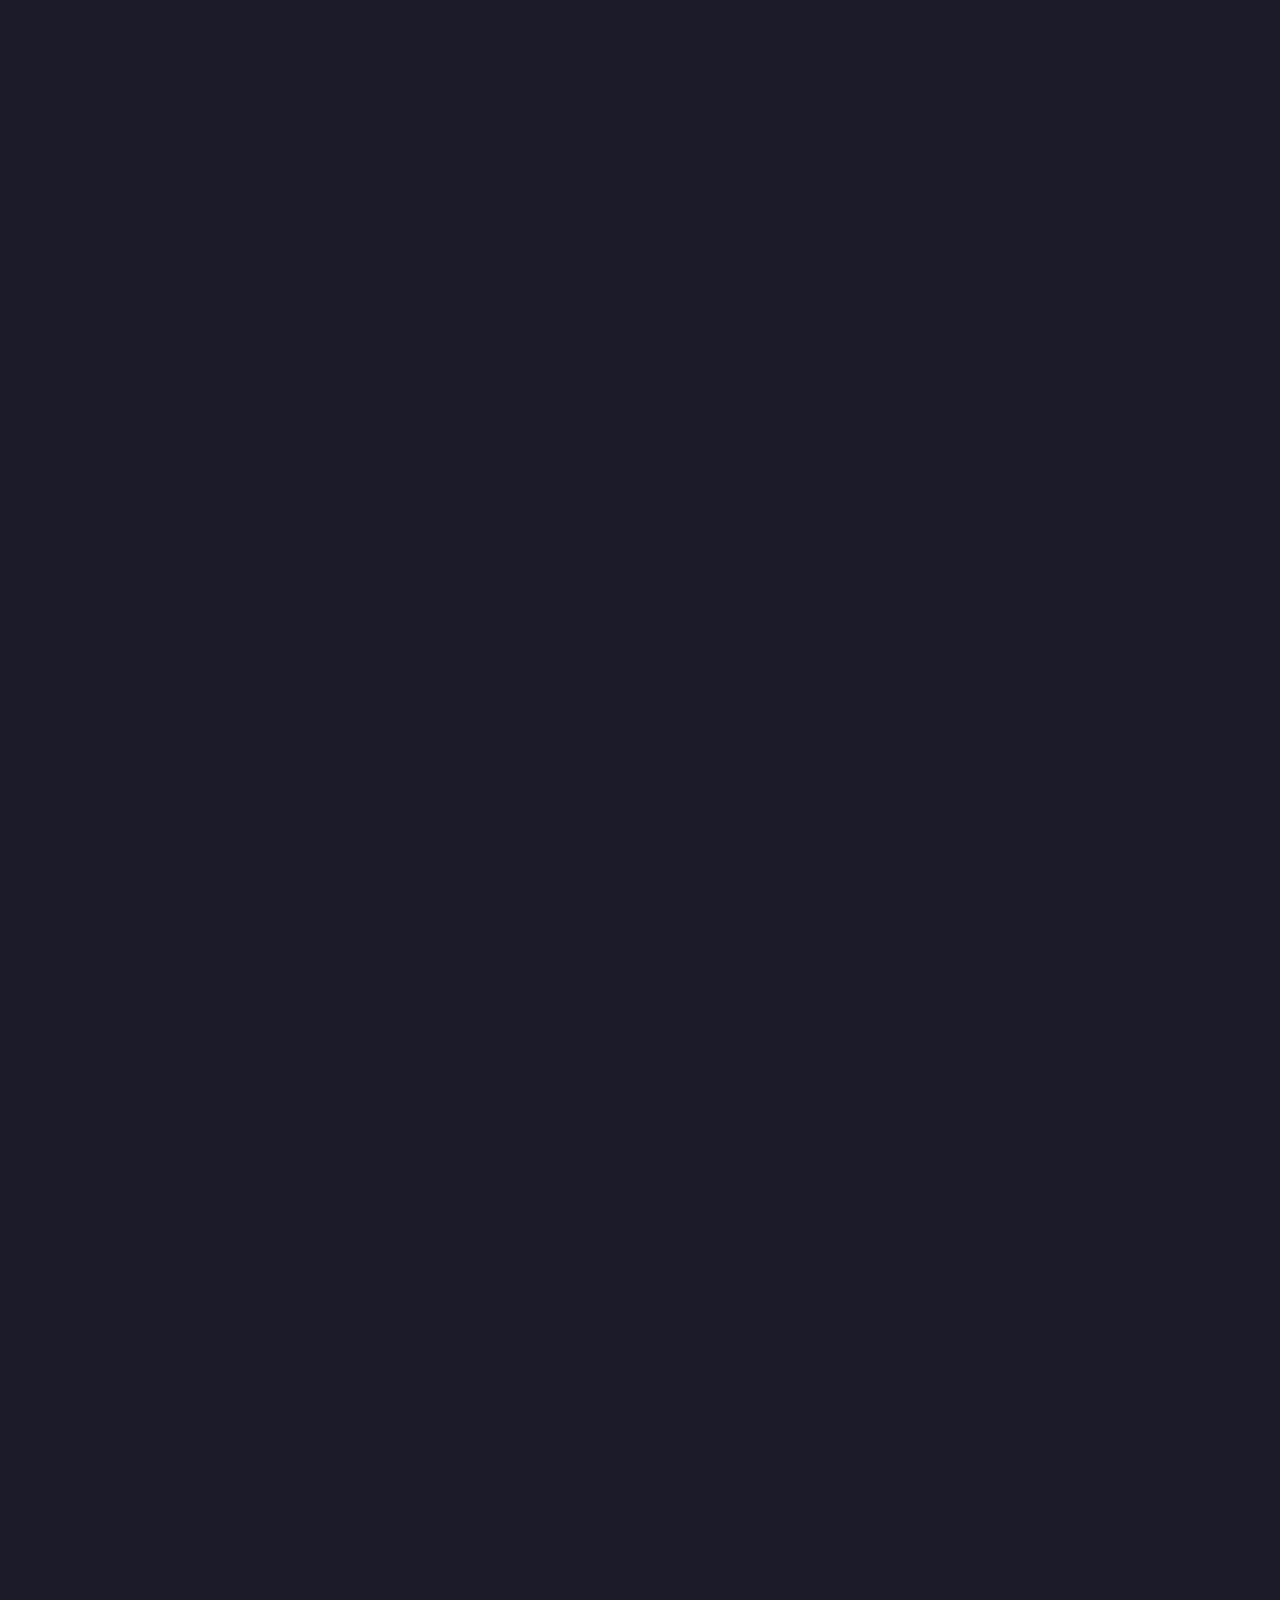
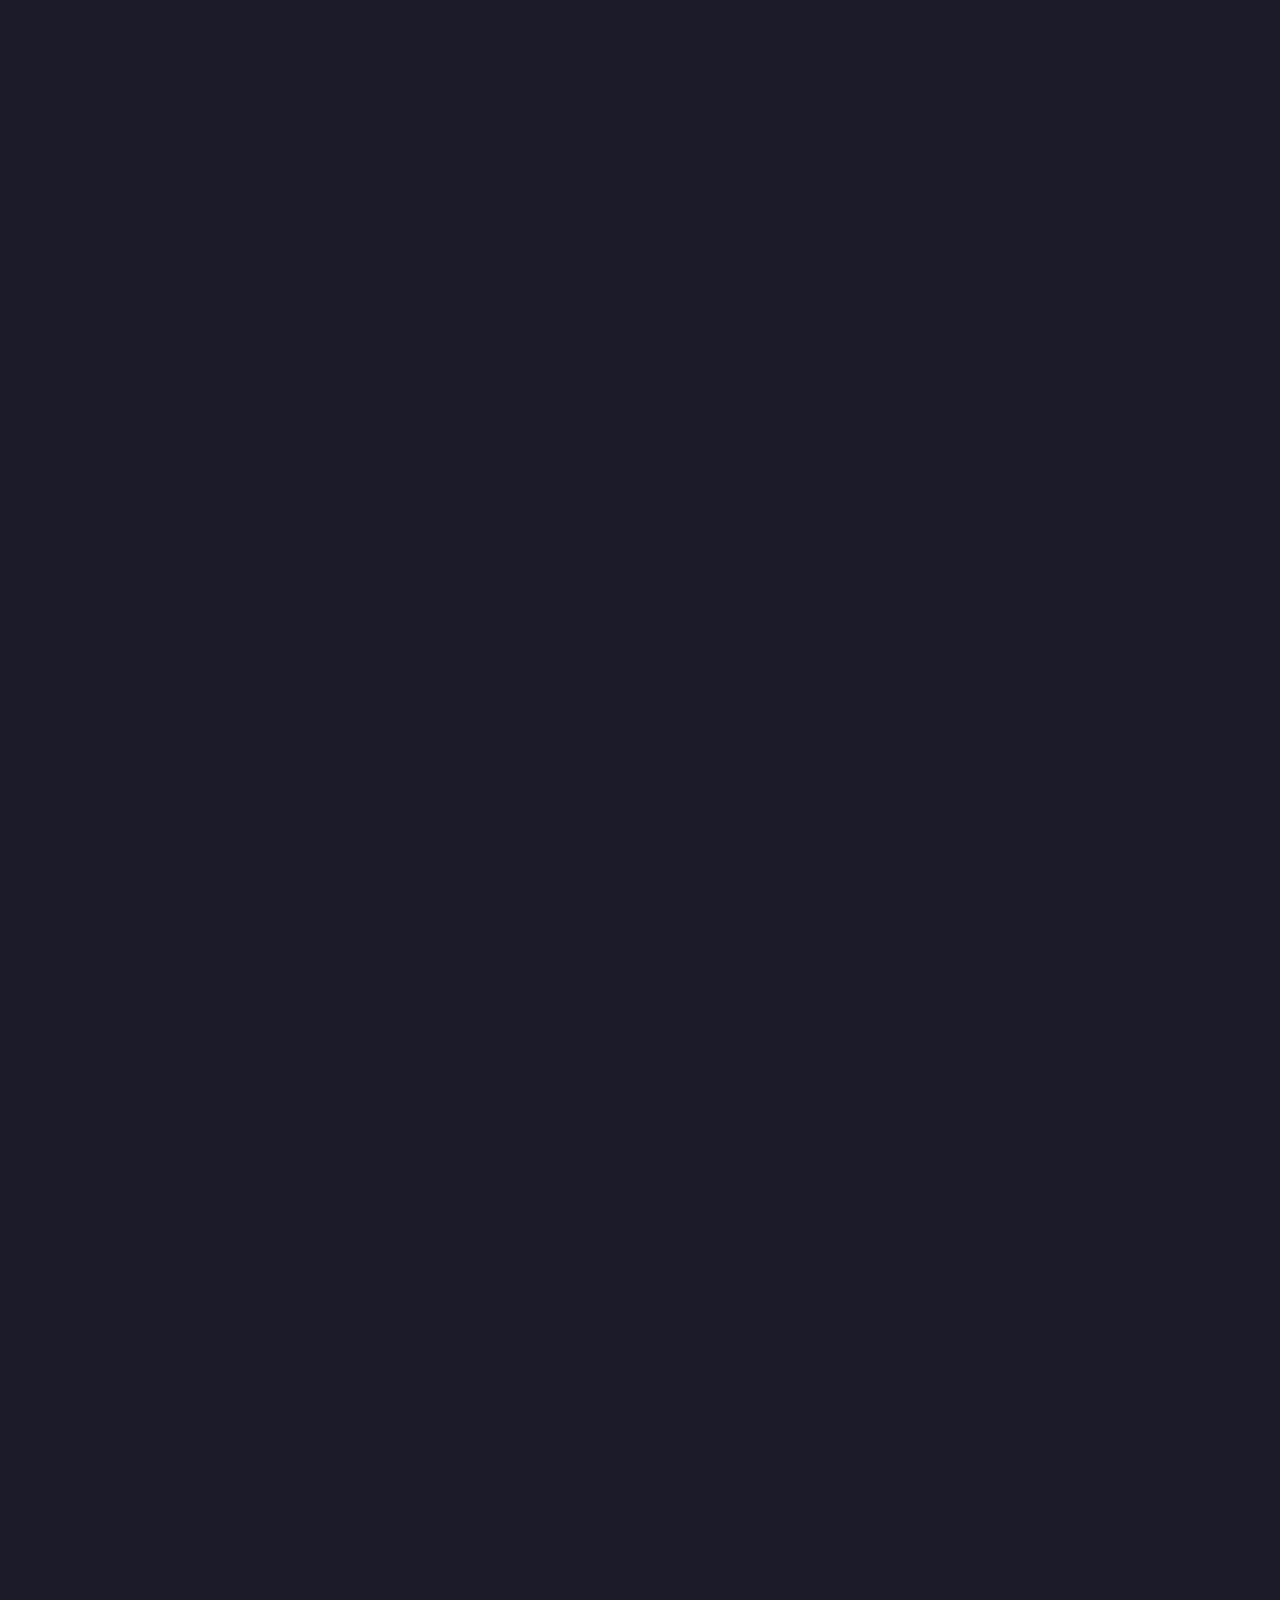
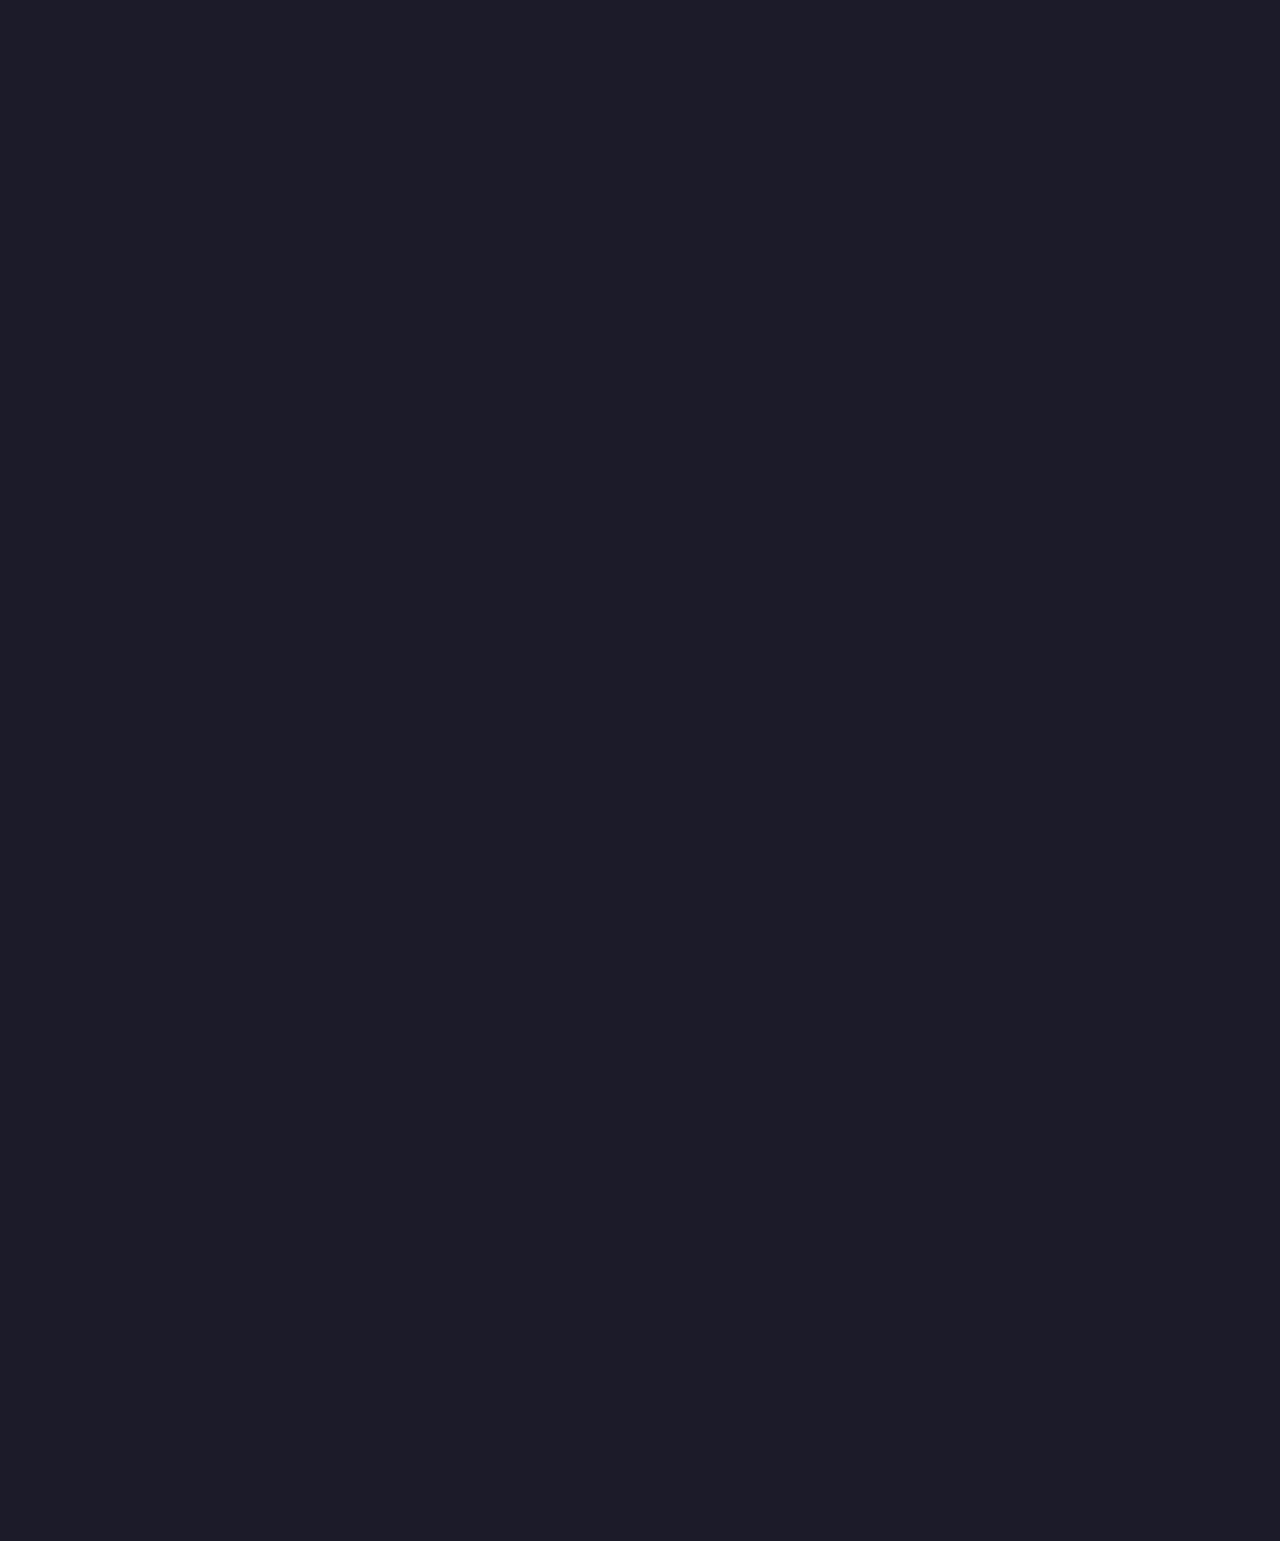
<file: zeus.html>
<!DOCTYPE html>
<html lang="en">
<head>
  <meta charset="UTF-8">
  <title>Olympian Gods</title>
  <style>
    body {
      margin: 0;
      background-color: #1c1b29; /* Gece gökyüzü teması */
      color: #f8f3e8; /* Krem-beyaz yazı */
      font-family: 'Segoe UI', Tahoma, Geneva, Verdana, sans-serif;
    }

    h1 {
      text-align: center;
      margin-top: 40px;
      font-size: 36px;
      background: linear-gradient(to right, #e9e2e2, #000000); /* Altın + gül tonu */
      -webkit-background-clip: text;
      color: transparent;
    }

    .home-button {
      position: absolute;
      top: 20px;
      right: 30px;
      background-color: #d4af37;
      color: #1c1b29;
      padding: 10px 20px;
      text-decoration: none;
      border-radius: 8px;
      font-weight: bold;
      transition: background-color 0.3s ease;
      box-shadow: 0 4px 8px rgba(0,0,0,0.2);
    }

    .home-button:hover {
      background-color: #f5d76e;
    }

    .gods-section {
      padding: 40px 20px;
    }

    .god-row {
      display: flex;
      align-items: center;
      justify-content: space-between;
      margin: 60px auto;
      max-width: 1000px;
      gap: 30px;
      flex-wrap: wrap;
      background-color: rgba(255, 255, 255, 0.04);
      border-radius: 15px;
      padding: 20px;
      transition: transform 0.3s ease, background-color 0.3s ease;
      opacity: 0;
      transform: translateY(30px);
      animation: fadeInUp 0.8s ease forwards;
    }

    .god-row.reverse {
      flex-direction: row-reverse;
    }

    .god-row:hover {
      background-color: rgba(212, 175, 55, 0.15); /* Altın Hover */
      transform: scale(1.02);
    }

    .god-text {
      flex: 1;
      font-size: 18px;
      line-height: 1.6;
    }

    .god-text h3 {
      font-size: 28px;
      margin-bottom: 10px;
      color: #f8f3e8;
    }

    .god-image {
      flex: 1;
      text-align: center;
    }

    .god-image img {
      max-width: 100%;
      height: auto;
      border-radius: 10px;
      box-shadow: 0 4px 20px rgba(255, 255, 255, 0.1);
    }

    @keyframes fadeInUp {
      to {
        opacity: 1;
        transform: translateY(0);
      }
    }

    .god-row:nth-child(even) {
      animation-delay: 0.2s;
    }

    .god-row:nth-child(odd) {
      animation-delay: 0.4s;
    }

    .music {
      text-align: center;
      margin-top: 60px;
      margin-bottom: 40px;
    }

    audio {
      width: 300px;
      outline: none;
      border-radius: 10px;
    }
  </style>
</head>
<body>

  <a href="index.html" class="home-button">Homepage</a>
  <h1>THE OLYMPIAN GODS</h1>

  <div class="gods-section">
    <!-- Zeus -->
    <div class="god-row">
      <div class="god-text">
        <h3>Zeus</h3>
        <p>King of the gods and ruler of Mount Olympus, Zeus was the supreme authority in the Greek pantheon. As the god of the sky, lightning, and thunder, he wielded the powerful thunderbolt, a symbol of his wrath and justice. He overthrew his father Cronus and freed his siblings from the Titan's stomach, establishing the rule of the Olympians. Though a wise and commanding ruler, Zeus was also known for his numerous love affairs with both mortal women and goddesses, resulting in many divine offspring. His actions often caused jealousy and conflict, especially with his wife Hera. Despite this, Zeus represented cosmic order, divine law, and the balance of power between gods and mortals.</p>
      </div>
      <div class="god-image">
        <img src="zz.jpg" alt="Zeus">
      </div>
    </div>

    <!-- Hera -->
    <div class="god-row reverse">
      <div class="god-text">
        <h3>Hera</h3>
        <p>Hera, queen of the gods and the goddess of marriage and family, was both regal and formidable. As the devoted yet long-suffering wife of Zeus, she frequently found herself responding to his infidelities with anger and vengeance. Many myths recount her punishments of Zeus’s lovers and their children, like Heracles. Despite her jealousies, Hera was deeply associated with the sanctity of marriage and was revered by women seeking blessings for fertility and childbirth. She symbolized loyalty, dignity, and feminine power within a patriarchal system. Her sacred animals included the peacock and cow, both representing beauty and motherhood. .</p>
      </div>
      <div class="god-image">
        <img src="hera.jpg" alt="Hera">
      </div>
    </div>

    <!-- Poseidon -->
    <div class="god-row">
      <div class="god-text">
        <h3>Poseidon</h3>
        <p>Poseidon, god of the sea, earthquakes, and horses, was one of the most powerful and volatile deities in Greek mythology. With his trident, he could stir storms, sink ships, or calm waters with a wave of his hand. As one of Zeus’s brothers, Poseidon vied for influence, even attempting to overthrow him at times. He created the first horse and was worshipped fervently by sailors and coastal cities. Despite his tempestuous personality, he was a god of great strength and creativity, building underwater palaces and shaping islands. His moods mirrored the sea—calm and nurturing one moment, violent and destructive the next.</p>
      </div>
      <div class="god-image">
        <img src="pos.jpg" alt="Poseidon">
      </div>
    </div>

    <!-- Athena -->
    <div class="god-row reverse">
      <div class="god-text">
        <h3>Athena</h3>
        <p>Athena, goddess of wisdom, war strategy, and crafts, was born miraculously from the forehead of Zeus, fully grown and clad in armor. Unlike Ares, who embodied chaotic violence, Athena represented intelligent warfare, justice, and the protection of cities. As the patron deity of Athens, she was admired for her wisdom, fairness, and guidance to heroes like Odysseus, Perseus, and Heracles. She invented many tools and crafts, including the bridle and weaving techniques, earning the respect of artisans. A virgin goddess, she stood as a symbol of independence and rational thought. The owl, a symbol of knowledge, and the olive tree, a gift she gave to Athens, are sacred to her..</p>
      </div>
      <div class="god-image">
        <img src="at.jpg" alt="Athena">
      </div>
    </div>

    <!-- Ares -->
    <div class="god-row">
      <div class="god-text">
        <h3>Ares</h3>
        <p>Ares, the god of war, embodied the brutal and chaotic aspects of battle. Unlike his sister Athena, who favored strategy and justice, Ares thrived on bloodshed and destruction. Though a powerful warrior, he was often portrayed as reckless and unpopular among both gods and mortals. His passionate and illicit affair with Aphrodite caused scandal on Mount Olympus, especially when exposed by her husband Hephaestus. Despite his flaws, Ares represented courage, raw strength, and the primal force of human conflict. In warlike regions such as Sparta, he was honored for his strength and warrior spirit.</p>
      </div>
      <div class="god-image">
        <img src="ar.jpg" alt="Ares">
      </div>
    </div>

    <!-- Artemis -->
    <div class="god-row reverse">
      <div class="god-text">
        <h3>Artemis</h3>
        <p> Artemis, goddess of the hunt, wilderness, and the moon, was the fierce and independent twin sister of Apollo. She roamed forests with her loyal nymphs, protecting wild animals and punishing those who disrespected nature. A virgin goddess, she guarded her chastity fiercely, turning Actaeon into a stag for seeing her bathing. Artemis also played a role in childbirth, easing labor pains and offering protection to young girls. Her connection to the moon emphasized her mystery and solitude, casting a silver light over the world’s darkest places. Bow in hand, she embodied purity, feminine strength, and the untamed spirit of the wild..</p>
      </div>
      <div class="god-image">
        <img src="arto.jpg" alt="Artemis">
      </div>
    </div>

    <!-- Demeter -->
    <div class="god-row">
      <div class="god-text">
        <h3>Demeter</h3>
        <p>Demeter, the nurturing goddess of agriculture and fertility, was central to the cycle of life and death. She taught humanity how to cultivate the earth and was revered for ensuring bountiful harvests. Her most poignant myth involves the abduction of her daughter, Persephone, by Hades. In her grief, Demeter let the earth wither, leading to the first winter. The eventual compromise—Persephone spending part of the year in the underworld—explained the seasons. Her deep love for her daughter and sorrow at their separation made her one of the most compassionate and human-like deities.</p>
      </div>
      <div class="god-image">
        <img src="dem.jpg" alt="Demeter">
      </div>
    </div>

    <!-- Dionysus -->
    <div class="god-row reverse">
      <div class="god-text">
        <h3>Dionysus</h3>
        <p>Dionysus, god of wine, revelry, theater, and transformation, was a complex and dual-natured figure. He brought joy, ecstasy, and liberation through wine and dance, yet could also bring madness and chaos. As the son of Zeus and the mortal Semele, he was twice-born—first from his mother and then from Zeus’s thigh, making him unique among gods. His followers, including maenads and satyrs, celebrated in wild festivals that broke societal norms. Dionysus also inspired drama and poetry, with theaters often built in his honor. He symbolized the thin line between order and frenzy, joy and suffering, life and death.</p>
      </div>
      <div class="god-image">
        <img src="din.jpg" alt="Dionysus">
      </div>
    </div>

    <!-- Hephaestus -->
    <div class="god-row">
      <div class="god-text">
        <h3>Hephaestus</h3>
        <p>Hephaestus, god of fire, blacksmiths, and artisans, was the divine craftsman of Olympus. Unlike the other gods, he was born lame and was cast from heaven by either Hera or Zeus, depending on the myth. Despite his disability, he built marvelous creations, from Achilles’s armor to automatons and the thrones of the gods. Married to Aphrodite, he was often humiliated by her infidelity with Ares, yet remained a noble and dedicated worker. He symbolized resilience, mastery of craft, and inner strength. Fire, both creative and destructive, was his sacred element.</p>
      </div>
      <div class="god-image">
        <img src="hep.jpg" alt="Hephaestus">
      </div>
    </div>

    <!-- Hermes -->
    <div class="god-row reverse">
      <div class="god-text">
        <h3>Hermes</h3>
        <p>Hermes, the quick-witted messenger of the gods, ruled over travelers, merchants, thieves, and communication. With his winged sandals and caduceus staff, he moved freely between the mortal and divine worlds, even guiding souls to the underworld. Born to Maia and Zeus, Hermes displayed cunning from infancy, stealing Apollo’s cattle and inventing the lyre on the same day. He served as a trickster, diplomat, and protector of boundaries—both physical and symbolic. Known for his eloquence and humor, Hermes embodied adaptability, intelligence, and the power of persuasion. He was beloved by both gods and mortals for his cleverness and helpfulness.</p>
      </div>
      <div class="god-image">
        <img src="hermes.jpg" alt="Hermes">
      </div>
    </div>
  </div>

</body>
</html>
</file>
<file: style.css>
* {
    margin: 0;
    padding: 0;
    box-sizing: border-box;
}

body {
    font-family: Arial, sans-serif;
    background-color: white;
}

.navbar {
    display: flex;
    justify-content: space-between;
    align-items: center;
    background-color: #14342B;
    padding: 15px 50px;
}

.logo a {
    color: white;
    font-size: 28px;
    text-decoration: none;
    font-weight: bold;
}

.search-and-menu {
    display: flex;
    align-items: center;
    gap: 30px;
}

.search-and-menu input[type="text"] {
    padding: 8px 15px;
    border-radius: 20px;
    border: none;
}

.menu {
    display: flex;
    gap: 20px;
    list-style: none;
}

.menu-item {
    position: relative;
}

.menu-item > a {
    color: white;
    text-decoration: none;
    font-size: 18px;
    padding: 8px 12px;
}

.menu-item:hover .submenu {
    display: flex;
}

.submenu {
    display: none;
    flex-direction: column;
    position: absolute;
    top: 100%;
    left: 0;
    background-color: #234D32;
    padding: 10px;
    border-radius: 8px;
    min-width: 180px;
    z-index: 1000;
}

.submenu li {
    padding: 8px 0;
}

.submenu li a {
    color: white;
    text-decoration: none;
}

.submenu li a:hover {
    background-color: whitesmoke;
    color: black;
}

.hero {
    display: flex;
    align-items: center;
    justify-content: space-between;
    height: 70vh;
    background-color: #113741;
    padding: 0 50px;
}

.hero-text {
    color: white;
}

/* Üstteki küçük yazı */
.hero-text .subtitle {
    font-family: 'Playfair Display', serif;
    font-size: 23px;
    letter-spacing: 2px;
    color: #ccc;
    margin-bottom: 10px;
}

/* Ana başlık */
.hero-text h1 {
    font-family: 'Cinzel Decorative', serif;
    font-size: 55px;
    font-weight: 700;
    line-height: 1.2;
}

/* OF kelimesinin altını çizmek için */
.underline {
    text-decoration: underline;
    text-decoration-color: goldenrod;
    text-decoration-thickness: 3.5px;
    text-underline-offset: 9px;
}




.hero-image img {
    width: 998px;
    height: auto;
    object-fit: cover;
    box-shadow: 0 0 20px rgba(0, 0, 0, 0.5);

    /* Kenarlardan saydamlaşma efekti */
    -webkit-mask-image: radial-gradient(circle, rgba(0,0,0,1) 20%, rgba(0,0,0,0) 70%);
    mask-image: radial-gradient(circle, rgba(0,0,0,1) 20%, rgba(0,0,0,0) 70%);
    transform: translate(135px, 10px);
}


.buttons button {
    margin-top: 20px;
    margin-left: 80px;
    padding: 10px 20px;
    font-size: 18px;
    border: 2px solid #D4AF37;
    border-radius: 25px;
    background-color: gray;
    color: white;
    cursor: pointer;
}

.buttons button:hover {
    background-color: #D4AF37;
    color: black;
}

#did-you-know {
    background-color: white;
    padding: 50px 20px;
    text-align: center;
}

#did-you-know h4 {
    color: #14342B;
    font-size: 30px;
    margin-bottom: 15px;
}

#did-you-know p {
    color: #555;
    font-size: 26px;
}





/* === GENEL === */
.films-page {
    background-color: #000; /* Siyah arka plan */
    padding: 0;
    margin: 0;
    min-height: 100vh;
    overflow-x: hidden;
    color: #fff; /* Yazılar beyaz */
}

.films-title {
    text-align: center;
    font-size: 48px;
    margin: 20px 0;
    color: #fff; /* Başlık da beyaz */
}

/* === SLIDER === (aynı kalsın) */
.slider {
    position: relative;
    width: 100vw;
    height: 75vh;
    overflow: hidden;
    margin: 0;
    border-radius: 0;
    box-shadow: none;
}

.slides {
    position: relative;
    height: 100%;
}

.slide {
    position: absolute;
    top: 0;
    left: 0;
    width: 100%;
    height: 100%;
    opacity: 0;
    transition: opacity 1s ease;
    z-index: 0;
    display: flex;
    justify-content: center;
    align-items: center;
}

.slide.active {
    opacity: 1;
    z-index: 1;
}

.background-blur {
    position: absolute;
    top: 0;
    left: 0;
    width: 100%;
    height: 100%;
    background-size: cover;
    background-position: center;
    filter: blur(15px) brightness(0.6);
    z-index: 1;
}

.slide img {
    position: relative;
    width: auto;
    height: 100%;
    max-width: 100%;
    margin: 0 auto;
    display: block;
    object-fit: contain;
    z-index: 2;
}

.slide-content {
    position: absolute;
    bottom: 30px;
    left: 30px;
    background: none;
    padding: 20px;
    border-radius: 10px;
    z-index: 3;
}

.slide-content h2 {
    color: white;
    font-size: 32px;
    margin-bottom: 10px;
}

.watch-btn {
    display: inline-block;
    padding: 10px 20px;
    background-color: yellow;
    color: black;
    font-weight: bold;
    text-decoration: none;
    border-radius: 5px;
    transition: background-color 0.3s ease;
}

.watch-btn:hover {
    background-color: orange;
}

/* === OKLAR === */
.prev, .next {
    position: absolute;
    top: 50%;
    transform: translateY(-50%);
    font-size: 40px;
    color: black;
    border: none;
    cursor: pointer;
    padding: 10px;
    border-radius: 50%;
    z-index: 10;
}

.prev {
    left: 20px;
}

.next {
    right: 20px;
}

/* === KARTLAR === */
.film-card-section {
    margin-top: 50px;
    padding: 0 20px;
}

.film-card-grid {
    display: grid;
    grid-template-columns: repeat(5, 1fr); /* 5 kart yanyana */
    gap: 20px; /* Kartlar arasında boşluk */
    padding: 20px;
  }
  
  .film-card {
    background-color: #1e1e1e;
    border-radius: 10px;
    overflow: hidden;
    text-align: center;
    color: #fff;
    transition: transform 0.3s;
  }
  
  .film-card img {
    width: 100%;
    height: auto;
    display: block;
  }
  
  .film-card-content {
    padding: 10px;
  }
  
  .film-card-title {
    font-size: 1.2em;
    margin-bottom: 5px;
  }
  
  .film-card-rating {
    font-size: 1em;
    margin-bottom: 5px;
  }
  
  .film-card-description {
    font-size: 0.9em;
    margin-bottom: 10px;
  }
  
  .watch-btn {
    display: inline-block;
    padding: 8px 15px;
    background-color: #e50914;
    color: white;
    border-radius: 5px;
    text-decoration: none;
    font-weight: bold;
  }
  
  .watch-btn:hover {
    background-color: #ff0a16;
  }
  
  .film-card:hover {
    transform: scale(1.05);
  }
  

  

  .mythology-info {
    padding: 60px 40px;
    background-color: #f5f5f5;
    text-align: center;
    font-family: 'Playfair Display', serif;
    color: #2e2e2e;
    margin-top: 50px;
}

.mythology-info h2 {
    font-size: 36px;
    margin-bottom: 25px;
    color: #1c1c1c;
    letter-spacing: 1px;
}

.styled-paragraph {
    font-size: 20px;
    max-width: 800px;
    margin: 0 auto;
    line-height: 1.8;
    text-align: justify;
    text-indent: 40px;
    position: relative;
}

.styled-paragraph::first-letter {
    font-size: 48px;
    font-weight: bold;
    float: left;
    line-height: 1;
    margin-right: 8px;
    color: #4b2c20;
    font-family: 'Cinzel Decorative', serif;
}
</file>
